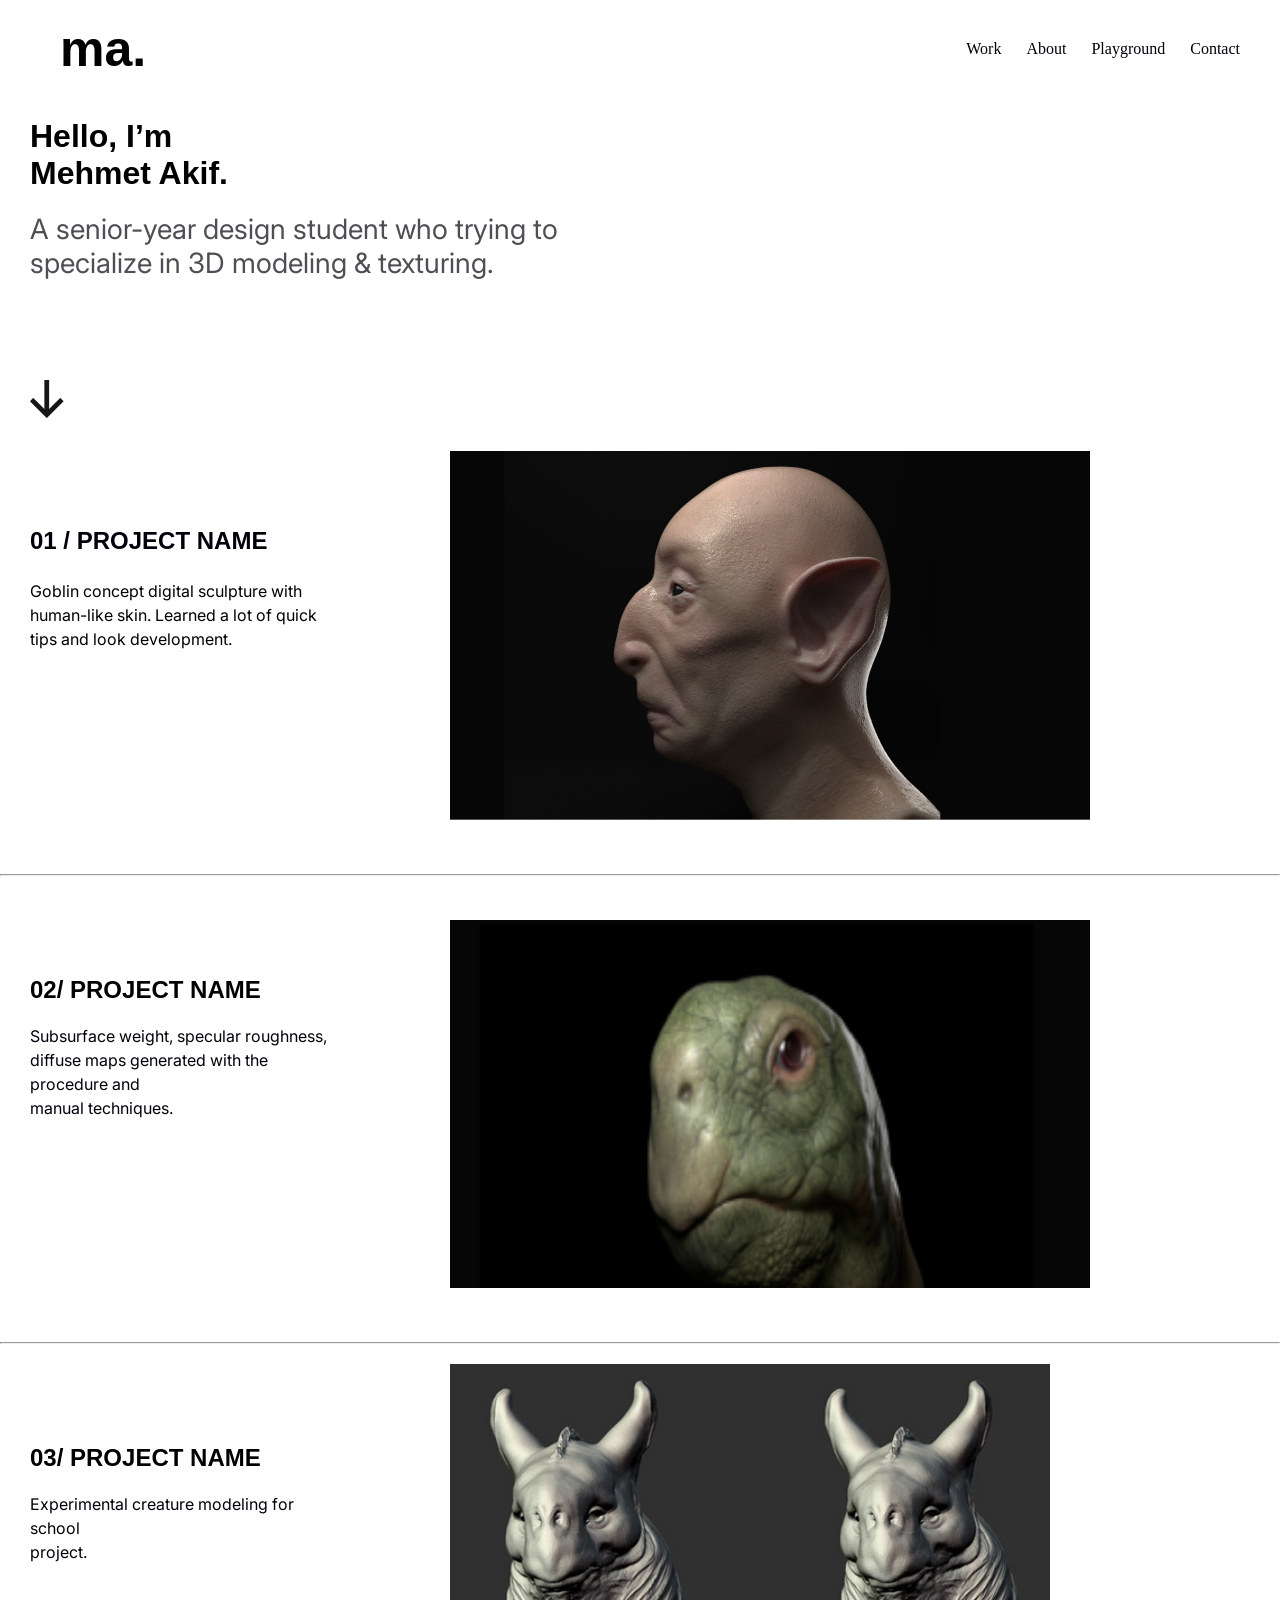
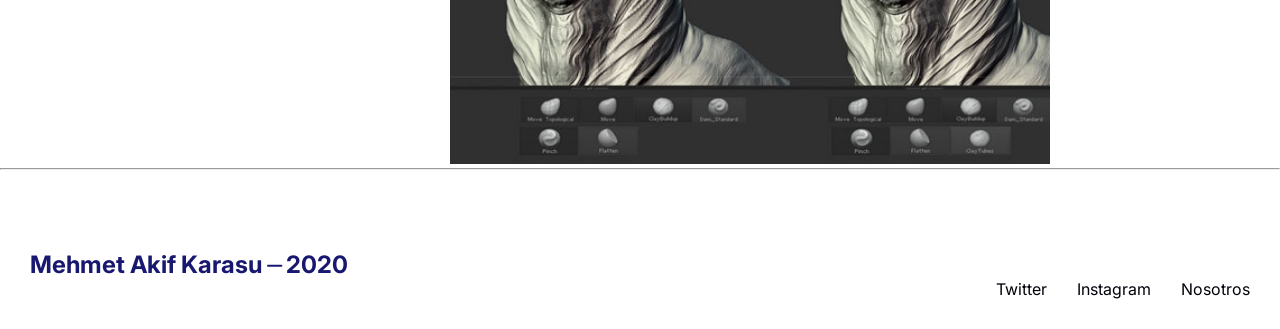
<file: html/index.html>
<!DOCTYPE html>
<html lang="en">

<head>
    <meta charset="UTF-8">
    <meta name="viewport" content="width=device-width, initial-scale=1.0">
    <title>SEGUNDO PARCIAL</title>
    <link rel="stylesheet" href="estilos.css">
    <link rel="preconnect" href="https://fonts.googleapis.com">
    <link rel="preconnect" href="https://fonts.gstatic.com" crossorigin>
    <link
        href="https://fonts.googleapis.com/css2?family=Inter:ital,opsz,wght@0,14..32,100..900;1,14..32,100..900&display=swap"
        rel="stylesheet">
</head>

<body>
    <header>
        <h1>ma.</h1>
        <nav>
            <a href="Work.html">Work</a>
            <a href="#">About</a>
            <a href="#">Playground</a>
            <a href="#">Contact</a>

        </nav>
    </header>
    <div class="Texto1">
        <h1>Hello, I’m
            Mehmet Akif.</h1>
    </div>

    <div class="texInfo">A senior-year design student who trying to<br>specialize in 3D modeling & texturing.</div>

    <div CLASS="flecha"><img src="assets/↓.png"></div>
    <div class="sub1">
        <h2>01 / PROJECT NAME</h2>
    </div>

    <div class="Texsub1">
        <p>
            Goblin concept digital sculpture with
            human-like skin. Learned a lot of quick tips
            and look development.
        </p>
    </div>
    <div class="imagenduende">
        <img src="assets/Thumbnail.png" style="width: 640px; height: 368.6px;">
    </div>

    <hr>

    <div class="sub2">
        <h2>02/ PROJECT NAME</h2>
    </div>

    <div class="subtex2">
        <p>Subsurface weight, specular roughness,<br>diffuse maps generated with the procedure and<br>manual techniques.

        </p>


    </div>
    <div class="imagen2"> <img src="assets/Captura de pantalla 2026-11-06 173731.png"
            style="width: 640px; height: 368.6px;"></div>

    <hr>

    <div class="sub4">
        <h2>03/ PROJECT NAME</h2>
    </div>

    <div class="subtex4">
        <p>Experimental creature modeling for school<br>project.

        </p>
    </div>
    <div class="imagen3"> <img src="assets/475f3fdd2342e2dc03bb92b51f750b0d.jpg" style="width: 600px; height: 400px;">
    </div>


    <hr>


    <footer class="footer">

        <h2>Mehmet Akif Karasu ⏤ 2020</h2>

        <nav>
            <a href="https://x.com/?lang=es ">Twitter</a>
            <a href="https://www.instagram.com/?hl=es">Instagram</a>
            <a href="#">Nosotros</a>
        </nav>
    </footer>


</body>

</html>
</file>
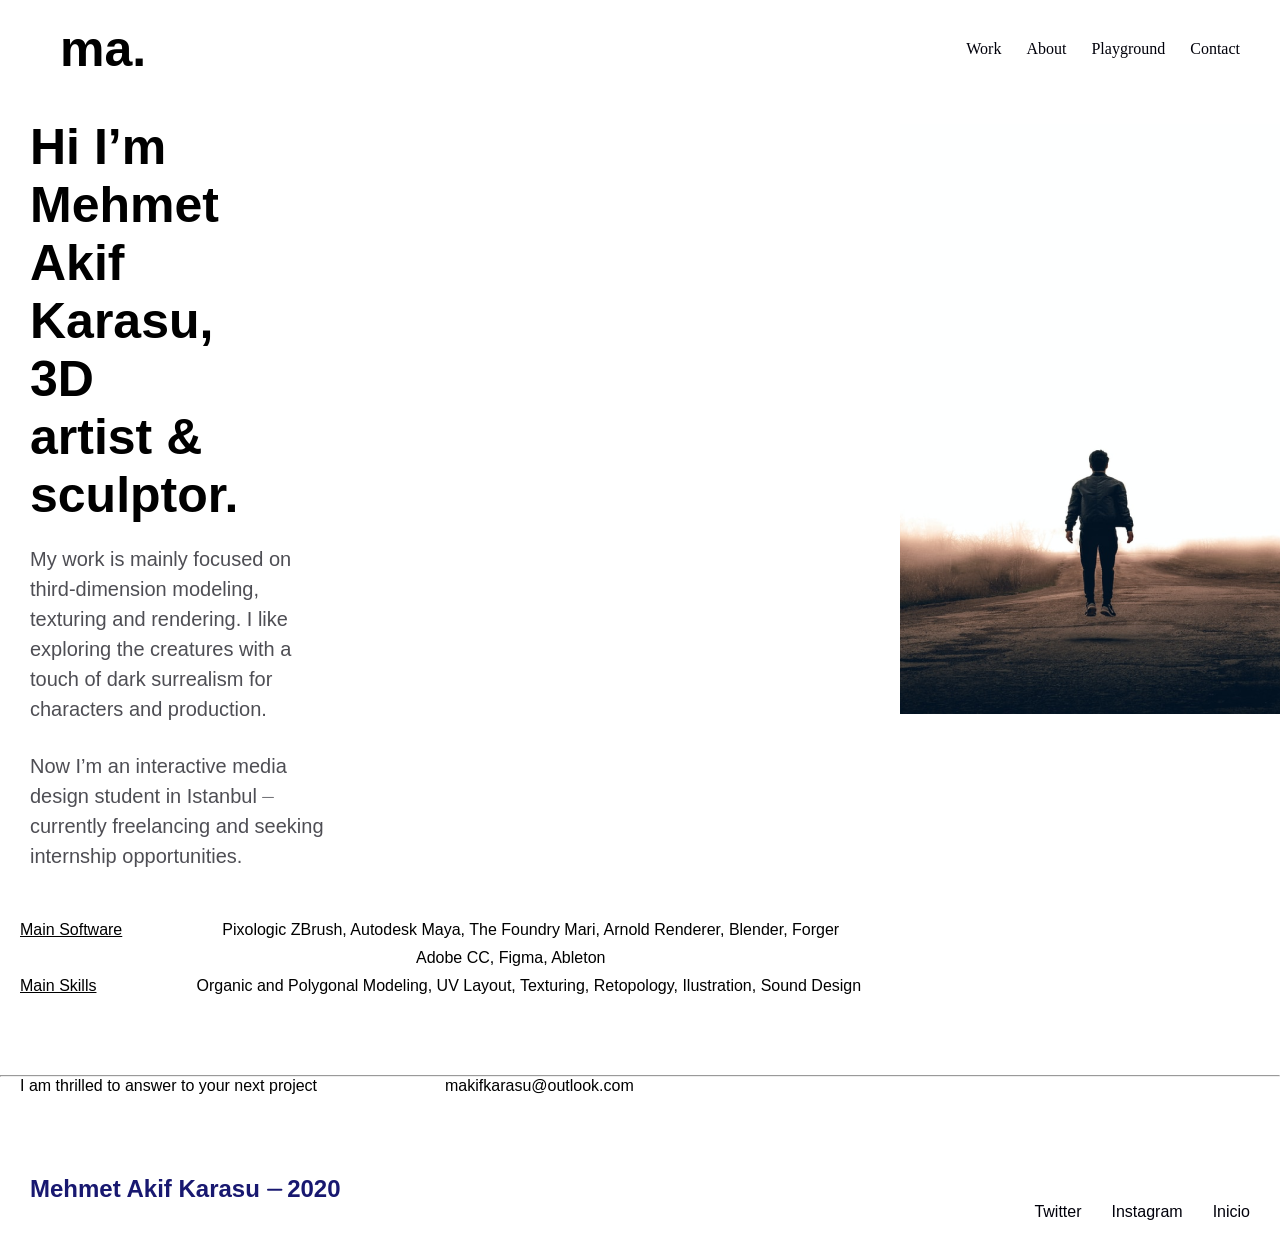
<file: html/Work.html>
<!DOCTYPE html>
<html lang="en">
<head>
    <meta charset="UTF-8">
    <meta name="viewport" content="width=device-width, initial-scale=1.0">
    <title>Work</title> 
    <link rel="stylesheet" href="estilos.css">
</head>
<body>
<header>
        <h1>ma.</h1>
        <nav>
            <a href="Work.html">Work</a>
            <a href="#">About</a>
            <a href="#">Playground</a>
            <a href="#Contact">Contact</a>

        </nav>
    </header>


    <h1 class="saludo">Hi I’m Mehmet Akif 
        Karasu, 3D artist & 
        sculptor.</h1>
    <div class="img12" style="width: 420px; height: 500px;">
    <img src="assets/Profile Photo.png" >
    </div>
    <div class="texp1">
    <p >My work is mainly focused on
         third-dimension modeling, texturing and
        rendering. I like exploring the creatures with
        a touch of dark surrealism for characters
        and production.
    </p>
    </div>
    <div class="texpart2">
    <p >Now I’m an interactive media design
        student in Istanbul ⏤ currently freelancing
        and seeking internship opportunities.
    </p>
    </div>

    <div class="text00">
        <p class="p1">Main Software </p>
        <p>Pixologic ZBrush, Autodesk Maya, The Foundry Mari,
             Arnold Renderer, Blender, Forger
        </p>
    </div>

    <p class="Texmin"> Adobe CC, Figma, Ableton</p>

    <div class="text01">
        <p class="p1">Main Skills</p>
        <p>Organic and Polygonal Modeling, UV Layout,
         Texturing, Retopology, Ilustration, Sound Design</p>
    </div>

    <hr>

    <div class="finltex"> 
        <p>I am thrilled to answer to
             your next project 
        </p>
        <p id="Contact">makifkarasu@outlook.com</p>
    </div>

    <footer class="footer">

        <h2>Mehmet Akif Karasu ⏤ 2020</h2>

        <nav>
            <a href="https://x.com/?lang=es ">Twitter</a>
            <a href="https://www.instagram.com/?hl=es">Instagram</a>
            <a href="#">Inicio</a>
            
        </nav>
    </footer>


    
</body>
</html>
</file>
<file: html/estilos.css>
* {
    margin: 0;
    padding: 0;
    box-sizing: border-box;
}

header {
    display: flex;
    justify-content: space-between;
    align-items: center;
    padding: 20px 40px;
}

header nav {
    display: flex;
    align-items: center;
    gap: 25px;
}

header h1 {
    margin: 0;
    font-family: 'heading-1', sans-serif;
    font-size: 50px;
    margin-left: 20px;
}

nav a {
    color: rgb(0, 0, 010);
    text-decoration: none;
}

nav a:hover {
    color: rgb(0, 26, 255);
}

.Texto1 {
    position: relative;
    width: 200px;
    margin-left: 30px;
    margin-top: 20px;
    font-family: 'heading-1', sans-serif;
}

.texInfo {
    margin-top: 20px;
    font-family: 'inter', sans-serif;
    font-size: 28px;
    margin-left: 450px;
    color: rgb(78, 78, 84);
}


.flecha {
    margin-top: 100px;
    margin-left: 30px;


}

.sub1 {
    position: relative;

    margin-left: 30px;
    margin-top: 100px;


}

.sub1 h2 {
    margin: 0;
    line-height: 1.5;
    font-family: 'heading-2', sans-serif;
    color: rgb(0, 0, 10);
}

.Texsub1 {
    position: relative;
    width: 300px;
    margin-left: 30px;
    margin-top: 20px;

}

.Texsub1 p {
    margin: 0;
    line-height: 1.5;
    font-family: 'inter', sans-serif;
}

.imagenduende {

    margin-left: 450px;
    margin-top: -200px;
    margin-bottom: 50px;
    
}


.sub2 {

    position: relative;
    margin-left: 30px;
    margin-top: 100px;
    font-family: 'heading-2', sans-serif;

}

.subtex2 {
    position: relative;
    width: 300px;
    margin-left: 30px;
    margin-top: 20px
}

.subtex2 p {
    margin: 0;
    line-height: 1.5;
    font-family: 'inter', sans-serif;
    color: rgb(0, 0, 10);
}

.imagen2 {

    margin-left: 450px;
    margin-top: -200px;
    margin-bottom: 50px;

}




.sub4 {
    position: relative;
    margin-left: 30px;
    margin-top: 100px;
    font-family: 'heading-2', sans-serif;

}

.subtex4 {
    position: relative;
    width: 300px;
    margin-left: 30px;
    margin-top: 20px;

}

.subtex4 p {
    margin: 0;
    line-height: 1.5;
    font-family: 'inter', sans-serif;
    color: rgb(0, 0, 10);
}

.imagen3 {

    margin-left: 450px;
    margin-top: -200px;
    margin-bottom: 0;

}

.footer {
    background-color: none;
    color: rgb(24, 24, 112);
    text-align: none;
    padding: 30px;
    margin-top: 50px;
    font-family: 'inter', sans-serif;
}

.footer nav {
    display: flex;
    justify-content: right;
    gap: 30px;

}

.footer a {

    color: rgb(0, 0, 10);
    text-decoration: none;

}

.footer a:hover {
    color: blue;
}

.footer p {
    font-size: 14px;

}
.saludo {
    position: relative;
    width: 200px;
    margin-left: 30px;
    margin-top: 20px;
    font-size: 50px;
    font-family: "Inter", sans-serif;

}

.img12 {
    position: relative;
    left: 450px;
    top: -400px;
    
}

.texp1 {
    font-family:"Inter", sans-serif ;
    position: relative;
    width: 300px;
    margin-left: 30px;
    margin-top: -480px
    
    
}
.texp1 p {
    font-size: 20px;
    color: rgb(78, 78, 84);
    line-height: 1.5;
    margin-bottom: 2rem;

}

.texpart2 {
    font-family:"Inter", sans-serif ;
    position: relative;
    width: 300px;
    margin-left: 30px;
    margin-top: -5px;
    margin-bottom: 50px;
    
}
.texpart2 p {
     font-size: 20px;
    color: rgb(78, 78, 84);
    line-height: 1.5;
}

.text00 {
    display: flex;
    flex-direction: row;
    gap: 300px;
    margin-left: 20px;
    font-family:"Inter", sans-serif ;

}

.p1 {
    text-decoration: underline;
}
.Texmin {
    font-family: "Inter", sans-serif;
    margin-left:26rem ;
    margin-top: 10px;
    margin-bottom: 10px;
}
.text01 {
    display: flex;
    flex-direction: row;
    gap: 320px;
    margin-left: 20px;
    font-family:"Inter", sans-serif ;
    margin-bottom: 5rem;
}
.finltex {
     display: flex;
     flex-direction: row;
    gap:8rem;
    font-family:"Inter", sans-serif ;
    margin-left: 20px;
}

@media (min-width: 768px){
    /* HEADER */
    header {
        flex-direction: row;
        justify-content: space-between;
        padding: 20px 40px;
    }

    header h1 {
        font-size: 50px;
    }

    header nav {
        gap: 25px;
    }

    /* TEXTOS */
    .saludo,
    .Texto1 {
        margin-left: 30px;
        margin-right: 0;
    }

    .texInfo {
        margin-left: 30px;
        width: 60%;
        font-size: 28px;
    }

    /* SECCIONES */
    .sub1,
    .sub2,
    .sub4 {
        margin-left: 30px;
    }

    .Texsub1,
    .subtex2,
    .subtex4 {
        margin-left: 30px;
    }

    .imagenduende,
    .imagen2,
    .imagen3 {
        margin-left: 450px;
        margin-top: -200px;
    }

    /* CONTENIDO */
    .img12 {
        width: 45%;
        margin-left: 450px;
        margin-top: 0;
    }

    .texp1 {
        margin-top: -480px;
        margin-left: 30px;
    }

    .texpart2 {
        margin-left: 30px;
    }

    .text00,
    .text01 {
        flex-direction: row;
        gap: 100px;
        margin-left: 20px;
    }

    .finltex {
        flex-direction: row;
        gap: 8rem;
        margin-left: 20px;
    }

    .Texmin {
        margin-left: 26rem;
    }

    /* FOOTER */
    .footer nav {
        justify-content: flex-end;
    } 
}
</file>
